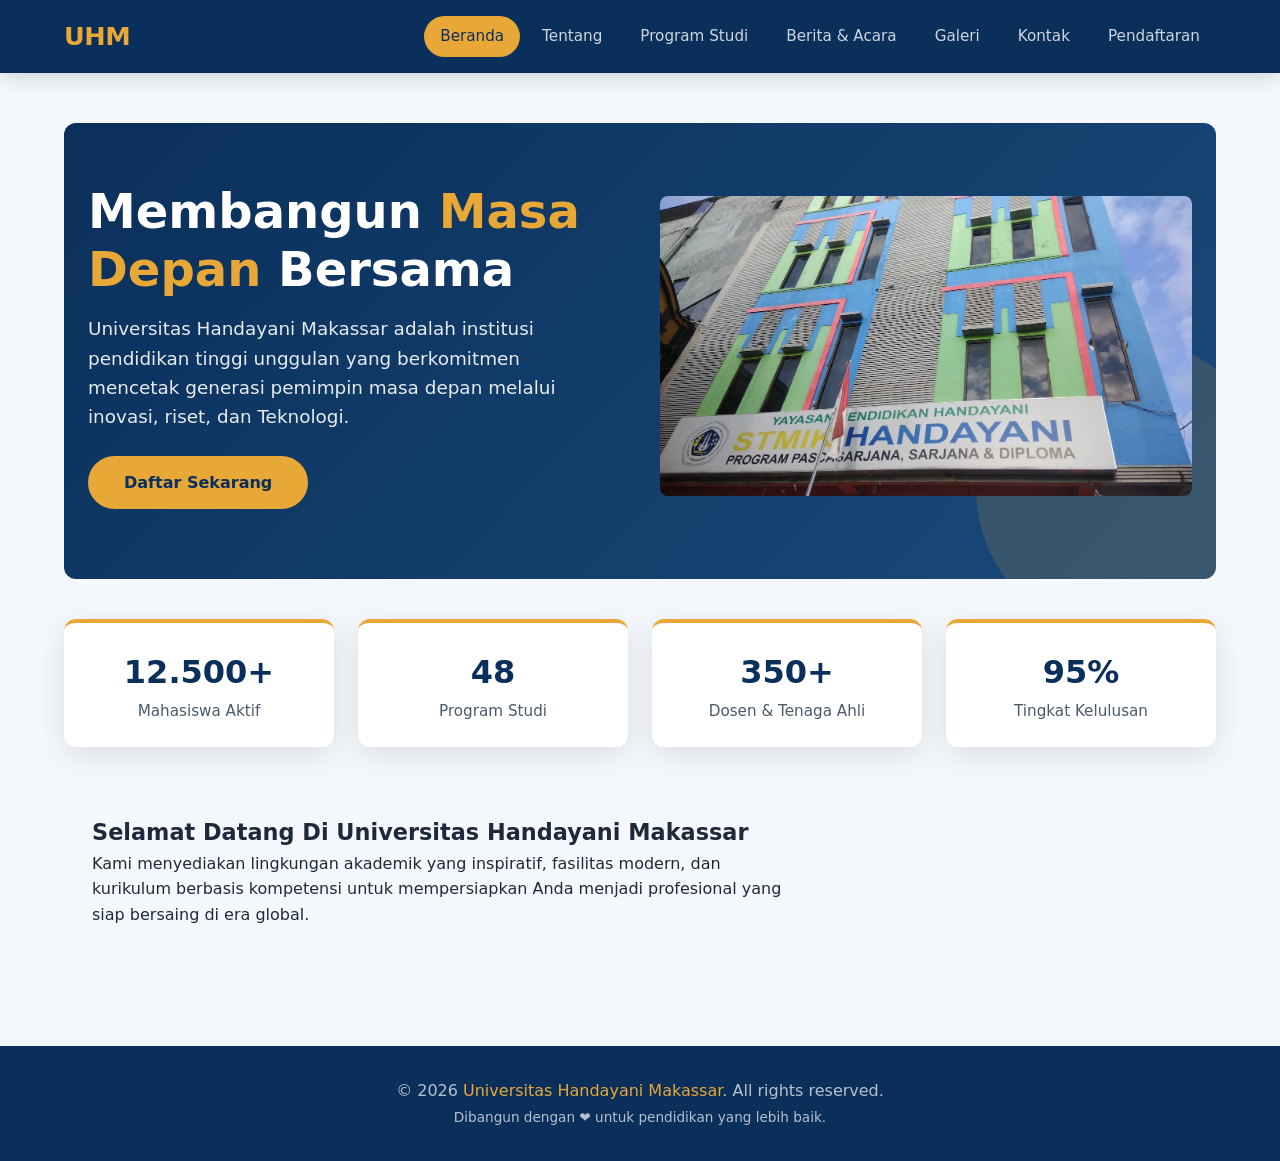
<file: index.html>
<!doctype html>
<html lang="id">
  <head>
    <meta charset="UTF-8" />
    <meta name="viewport" content="width=device-width, initial-scale=1.0" />
    <title>Universitas Handayani Makassar - Beranda</title>
    <link rel="stylesheet" href="style.css" />
  </head>
  <body>
    <!-- ===== NAVBAR ===== -->
    <nav class="navbar" id="navbar">
      <div class="container">
        <div class="logo"><span>UHM</span></div>
        <button class="hamburger" id="hamburger" aria-label="Toggle menu"><span></span><span></span><span></span></button>
        <div class="nav-menu" id="navMenu">
          <a href="#home" class="active" data-page="home">Beranda</a>
          <a href="#about" data-page="about">Tentang</a>
          <a href="#programs" data-page="programs">Program Studi</a>
          <a href="#news" data-page="news">Berita &amp; Acara</a>
          <a href="#gallery" data-page="gallery">Galeri</a>
          <a href="kontak.html">Kontak</a>
          <a href="pendaftaran.html">Pendaftaran</a>
        </div>
      </div>
    </nav>

    <!-- ===== TOAST ===== -->
    <div class="toast" id="toast"></div>

    <!-- ==================== HOME ==================== -->
    <section class="page-section active" id="page-home">
      <div class="container">
        <div class="hero">
          <div class="container">
            <div>
              <h1>Membangun <span>Masa Depan</span> Bersama</h1>
              <p>Universitas Handayani Makassar adalah institusi pendidikan tinggi unggulan yang berkomitmen mencetak generasi pemimpin masa depan melalui inovasi, riset, dan Teknologi.</p>
              <a href="pendaftaran.html" class="btn">Daftar Sekarang</a>
            </div>
            <div class="hero-banner">
            <img src="img/gambar kampus.webp" alt="">
            </div>
          </div>
        </div>

        <div class="stats">
          <div class="stat-item">
            <h3>12.500+</h3>
            <p>Mahasiswa Aktif</p>
          </div>
          <div class="stat-item">
            <h3>48</h3>
            <p>Program Studi</p>
          </div>
          <div class="stat-item">
            <h3>350+</h3>
            <p>Dosen &amp; Tenaga Ahli</p>
          </div>
          <div class="stat-item">
            <h3>95%</h3>
            <p>Tingkat Kelulusan</p>
          </div>
        </div>

        <div style="margin-top: 40px; background: var(--white); padding: 28px; border-radius: var(--radius); box-shadow: var(--shadow)">
          <h3 style="color: var(--primary); font-size: 1.4rem">Selamat Datang Di Universitas Handayani Makassar</h3>
          <p style="color: var(--text-muted); max-width: 700px">
            Kami menyediakan lingkungan akademik yang inspiratif, fasilitas modern, dan kurikulum berbasis kompetensi untuk mempersiapkan Anda menjadi profesional yang siap bersaing di era global.
          </p>
        </div>
      </div>
    </section>

    <!-- ==================== ABOUT ==================== -->
    <section class="page-section" id="page-about">
      <div class="container">
        <h2 class="section-title">Tentang Kampus</h2>
        <p class="section-subtitle">Sejarah, visi, misi, dan profil pimpinan universitas.</p>
        <div class="about-grid">
          <div class="about-text">
            <h3>Sejarah</h3>
            <p>
              Universitas Nusantara didirikan pada tahun 1985 dengan nama awal Sekolah Tinggi Ilmu Sosial Nusantara. Seiring perkembangan zaman, pada tahun 2005 resmi berubah menjadi Universitas Nusantara dan terus berkembang menjadi salah
              satu universitas terkemuka di Indonesia dengan berbagai program studi unggulan.
            </p>
            <h3>Visi</h3>
            <p><b>Menjadi Universitas unggul menghasilkan Sumberdaya Manusia Technopreneurship Tahun 2047
                Visi ini diuraikan sebagai berikut:</b></p>
            <ul>
              <li>Universitas yang unggul merupakan perguruan tinggi yang memiliki keunggulan dibidang teknologi informasi dan kewirausahaan. Lulusan yang memiliki karakter dan berkeperibiadian.</li>
              <li>Sumberdaya Manusia adalah lulusan yang menguasai kompetensi dibidang informatika, administrasi publik, hukum, dan berjiwa enterpreneuship.</li>
              <li>Technopreneurship adalah kemampuan untuk mengubah setiap peluang, menjadi usaha bisnis yang berbasis teknologi Informasi.</li>
              <li>Teknologi Informasi adalah teknologi yang digunakan dalam mengolah data, memproses data, memperoleh, menyusun, menyimpan, dan mengubah data untuk mendapatkan informasi yang bermamfaat serta berkualitas.</li>
            </ul>
            <h3>Misi</h3>
            <ul>
              <li>Menyelenggarakan Pendidikan Tinggi melalui sistem pendidikan dan pengajaran yang bermutu bercirikan Technoprenership;</li>
              <li>Melaksanakan penelitian dalam bidang Technoprenership yang dapat menciptakan lapangan kerja baru;</li>
              <li>Mengembangkan kegiatan pengabdian kepada masyarakat melalui penerapan ilmu pengetahuan dan teknologi untuk kesejahteraan masyarakat;</li>
              <li>Meningkatkan kualitas kerjasama untuk kemandirian penyelenggaraan pendidikan tinggi; dan</li>
              <li>Menyelenggarakan tata pamong dan tata kelola Universitas yang sehat (good university governance) kredibel, transparan, akuntabel, bertanggung jawab, dan adil dalam pelaksanaan otonomi perguruan tinggi.</li>
            </ul>
          </div>
          <div>
            <h3 style="color: var(--primary); font-size: 1.3rem; margin-bottom: 12px">Profil Pimpinan</h3>
            <div class="profile-cards">
              <div class="profile-card">
                <div class="avatar"><img src="img/Rektor.png" alt=""></div>
                <h4>Prof. Dr. Muhammad Yaumi, M.Hum., M.A.</h4>
                <p class="title">Rektor UHM</p>
                <p style="font-size: 0.85rem; color: var(--text-muted); margin-top: 4px"> Guru besar (Profesor) dalam bidang Ilmu Teknologi Pendidikan Pada Fakultas Tarbiyah dan Keguruan dan berhomebase pada Program Studi Pendidikan Agama Islam Pascasarjana UIN Alauddin Makassar.</p>
                
              </div>
              <div class="profile-card">
                <div class="avatar"><img src="img/foto dekan (fikom).png" alt=""></div>
                <h4>Dr. Ir. Respaty Namruddin, S.Kom., M.T.</h4>
                <p class="title">	Dekan Fakultas Ilmu Komputer (FIKOM) </p>
                <!-- <p style="font-size: 0.85rem; color: var(--text-muted); margin-top: 4px">Ahli Bioteknologi, lulusan ITB dan Wageningen University.</p> -->
              </div>
              <div class="profile-card">
                <div class="avatar1"><img src="img/foto dekan fsip.png" alt=""></div>
                <h4>Dr. Herman, S.H., M.H. </h4>
                <p class="title">Dekan Fakultas Hukum dan Ilmu Sosial (FHIS)</p>
                <!-- <p style="font-size: 0.85rem; color: var(--text-muted); margin-top: 4px">Pakar Sastra &amp; Budaya, lulusan UGM dan SOAS London.</p> -->
              </div>
              <div class="profile-card">
                <div class="avatar"><img src="img/images.jpg" alt=""></div>
                <h4>Prof. Dr. Mashur Razak, S.E., M.M.</h4>
                <p class="title">Direktur Pascasarjana</p>
                <!-- <p style="font-size: 0.85rem; color: var(--text-muted); margin-top: 4px">Praktisi bisnis dan akademisi, lulusan UI dan NUS Singapore.</p> -->
              </div>
            </div>
          </div>
        </div>
      </div>
    </section>

    <!-- program Strudi -->
    <section class="page-section" id="page-programs">
      <div class="container">
        <h2 class="section-title">Program Studi</h2>
        <p class="section-subtitle">Pilihan program studi di Universitas Handayani Makassar.</p>
        <div class="program-grid">
          <div class="program-card">
            <h3>Teknik Informatika</h3>
            <p>Mempelajari pengembangan perangkat lunak, kecerdasan buatan, dan keamanan siber.</p>
            <span class="badge">Akreditasi A</span>
          </div>
          <div class="program-card">
            <h3>Sistem Komputer</h3>
            <p>Fokus pada perancangan infrastruktur komputer, jaringan dan Robotika.</p>
            <span class="badge">Akreditasi A</span>
          </div>
          <div class="program-card">
            <h3>Kewirausahaan</h3>
            <p>Konsentrasi pada kewirausahaan, pemasaran digital, dan keuangan bisnis.</p>
            <span class="badge">Akreditasi A</span>
          </div>
          <div class="program-card">
            <h3>Pendidikan Teknologi Informasi</h3>
            <p>Mempelajari penggunaan teknologi informasi dalam proses pendidikan.</p>
            <span class="badge">Akreditasi B</span>
          </div>
          <div class="program-card">
            <h3>HUKUM</h3>
            <p>Fokus pada hukum perdata, hukum pidana, dan hukum internasional.</p>
            <span class="badge">Akreditasi A</span>
          </div>
          <div class="program-card">
            <h3>Sistem Informasi</h3>
            <p>Fokus pada pengembangan sistem informasi, basis data, dan analisis data.</p>
            <span class="badge">Akreditasi A</span>
          </div>
          <div class="program-card">
            <h3>Administrasi Publik</h3>
            <p>Jurusan ini berfokus mencetak lulusan dengan keahlian kebijakan publik, manajemen sektor publik, dan tata kelola keuangan yang berjiwa technopreneurship.</p>
            <span class="badge">Akreditasi A</span>
          </div>
          <div class="program-card">
            <h3>Pascasarjana</h3>
            <p>Magister Sistem Komputer (S2) dengan gelar lulusan Magister Komputer (M.Kom). Program studi ini memadukan penguasaan teknologi informasi dengan jiwa kewirausahaan (technopreneurship).</p>
            <span class="badge">Akreditasi A</span>
          </div>
        </div>
      </div>
    </section>

    <section class="page-section" id="page-news">
      <div class="container">
        <h2 class="section-title">Berita &amp; Acara</h2>
        <p class="section-subtitle">Informasi terbaru seputar kegiatan kampus.</p>
        <div class="news-grid">
          <div class="news-card">
            <div class="img-placeholder"><img src="img/Berita Kampus1.png" alt=""></div>
            <div class="body">
              <span class="date">1 Juli 2026</span>
              <h3>Dosen Universitas Handayani Makassar</h3>
              <p>Berkontribusi dalam PKM Nasional ADPERTISI, Dorong Digitalisasi Pertanian dan Penguatan Koperasi Desa.</p>
            </div>
          </div>
          <div class="news-card">
            <div class="img-placeholder"><img src="img/gambar pengajian.jpeg" alt=""></div>
            <div class="body">
              <span class="date">13 Juni 2026</span>
              <h3>Universitas Handayani Makassar dan KUA</h3>
              <p>Mandai Gelar Capacity Building Literasi Keuangan dan Ketahanan Keluarga di Era Digital 4.0.</p>
            </div>
          </div>
          <div class="news-card">
            <div class="img-placeholder"><img src="img/gambar kerjasama.jpeg" alt=""></div>
            <div class="body">
              <span class="date">26 Mei 2026</span>
              <h3>Universitas Handayani Makassar (UHM) memperluas jejaring kemitraan strategis</h3>
              <p>Perkuat Sinergi Akademik dan Inovasi, Universitas Handayani Makassar Tandatangani MoU Bersama Institut Teknologi dan Bisnis Kalla.</p>
            </div>
          </div>
          <div class="news-card">
            <div class="img-placeholder"><img src="img/foto rapat.jpeg" alt=""></div>
            <div class="body">
              <span class="date">19 Mei 2026</span>
              <h3>Rapat Sosialisasi Penerimaan Mahasiswa Baru Universitas Handayani Makassar Tahun 2026</h3>
              <p>Kegiatan yang berlangsung di lingkungan kampus Universitas Handayani Makassar tersebut dihadiri oleh pimpinan universitas, dosen, staf, serta tim pelaksana PMB.</p>
            </div>
          </div>
          <div class="news-card">
            <div class="img-placeholder"><img src="img/foto kesehatan.jpg" alt=""></div>
            <div class="body">
              <span class="date">16 November 2025</span>
              <h3>MEMPERINGATI HARI KESEHATAN NASIONAL, HIMAKUM UHM DAN BMKI LAKUKAN KEGIATAN SOSIAL</h3>
              <p>Himpunan Mahasiswa Prodi Hukum (HIMAKUM) Universitas Handayani Makassar (UHM) bekerja sama dengan Barisan Muda Kesehatan Indonesia (BMKI) memperingati Hari Kesehatan Nasional dengan melakukan kegiatan sosial.</p>
            </div>
          </div>
          <div class="news-card">
            <div class="img-placeholder"><img src="img/Monev.jpg" alt=""></div>
            <div class="body">
              <span class="date">17 Juli 2024</span>
              <h3>Monev Internal Universitas Handayani Makassar Terhadap Tim PKM Penerims Dana Belmawa 2024</h3>
              <p>Monitoring dan Evaluasi (Monev) Internal diselenggarakan oleh Universitas Handayani makassar terhadap tim Program kreativitas Mahasiswa ( PKM) yang lolos pendanaan dalam dana Belmawa 2024 yang dilaksanankan diaula Universitas Handayani Makassar senin 15 juli 2024.</p>
            </div>
          </div>
        </div>
      </div>
    </section>

    <!-- ==================== GALLERY ==================== -->
    <section class="page-section" id="page-gallery">
      <div class="container">
        <h2 class="section-title">Galeri</h2>
        <p class="section-subtitle">Foto dan video kegiatan kampus, fasilitas, dan momen berharga.</p>
        <div class="gallery-grid">
          <div class="gallery-item" style="background: linear-gradient(135deg, #1a4a7a, #0a2f5a)"><img src="img/foto Kampus.jpeg" alt=""></div>
          <div class="gallery-item" style="background: linear-gradient(135deg, #2a6a9a, #1a4a7a)"><img src="img/perpustakaan2.jpeg" alt=""></div>
          <div class="gallery-item" style="background: linear-gradient(135deg, #3a7aaa, #1a4a7a)"><img src="img/Lab.png" alt=""></div>
          <div class="gallery-item" style="background: linear-gradient(135deg, #4a8aba, #1a4a7a)"><img src="img/gambar3.jpeg" alt=""></div>
          <div class="gallery-item" style="background: linear-gradient(135deg, #5a9aca, #1a4a7a)"><img src="img/gambar2.jpeg" alt=""></div>
          <div class="gallery-item" style="background: linear-gradient(135deg, #6aaada, #1a4a7a)"><img src="img/picture1.jpeg" alt=""></div>
          <div class="gallery-item" style="background: linear-gradient(135deg, #7abaea, #1a4a7a)"><img src="img/picture2.jpeg" alt=""></div>
          <div class="gallery-item" style="background: linear-gradient(135deg, #8acafa, #1a4a7a)"><img src="img/picture3.jpeg" alt=""></div>
          <div class="gallery-item" style="background: linear-gradient(135deg, #9adafa, #1a4a7a)"><img src="img/picture4.jpeg" alt=""></div>
          <div class="gallery-item" style="background: linear-gradient(135deg, #aaeaff, #1a4a7a)"><img src="img/picture7.jpeg" alt=""></div>
          <div class="gallery-item" style="background: linear-gradient(135deg, #bafaff, #1a4a7a)"><img src="img/picture5.jpeg" alt=""></div>
          <div class="gallery-item" style="background: linear-gradient(135deg, #cafaff, #1a4a7a)"><img src="img/picture6.jpeg" alt=""></div>
          
        </div>
      </div>
    </section>

    <!-- ===== FOOTER ===== -->
    <footer class="footer">
      <div class="container">
        <p>&copy; 2026 <span>Universitas Handayani Makassar</span>. All rights reserved.</p>
        <p style="font-size: 0.85rem; margin-top: 4px">Dibangun dengan ❤️ untuk pendidikan yang lebih baik.</p>
      </div>
    </footer>

    <script src="script.js"></script>
  </body>
</html>
</file>
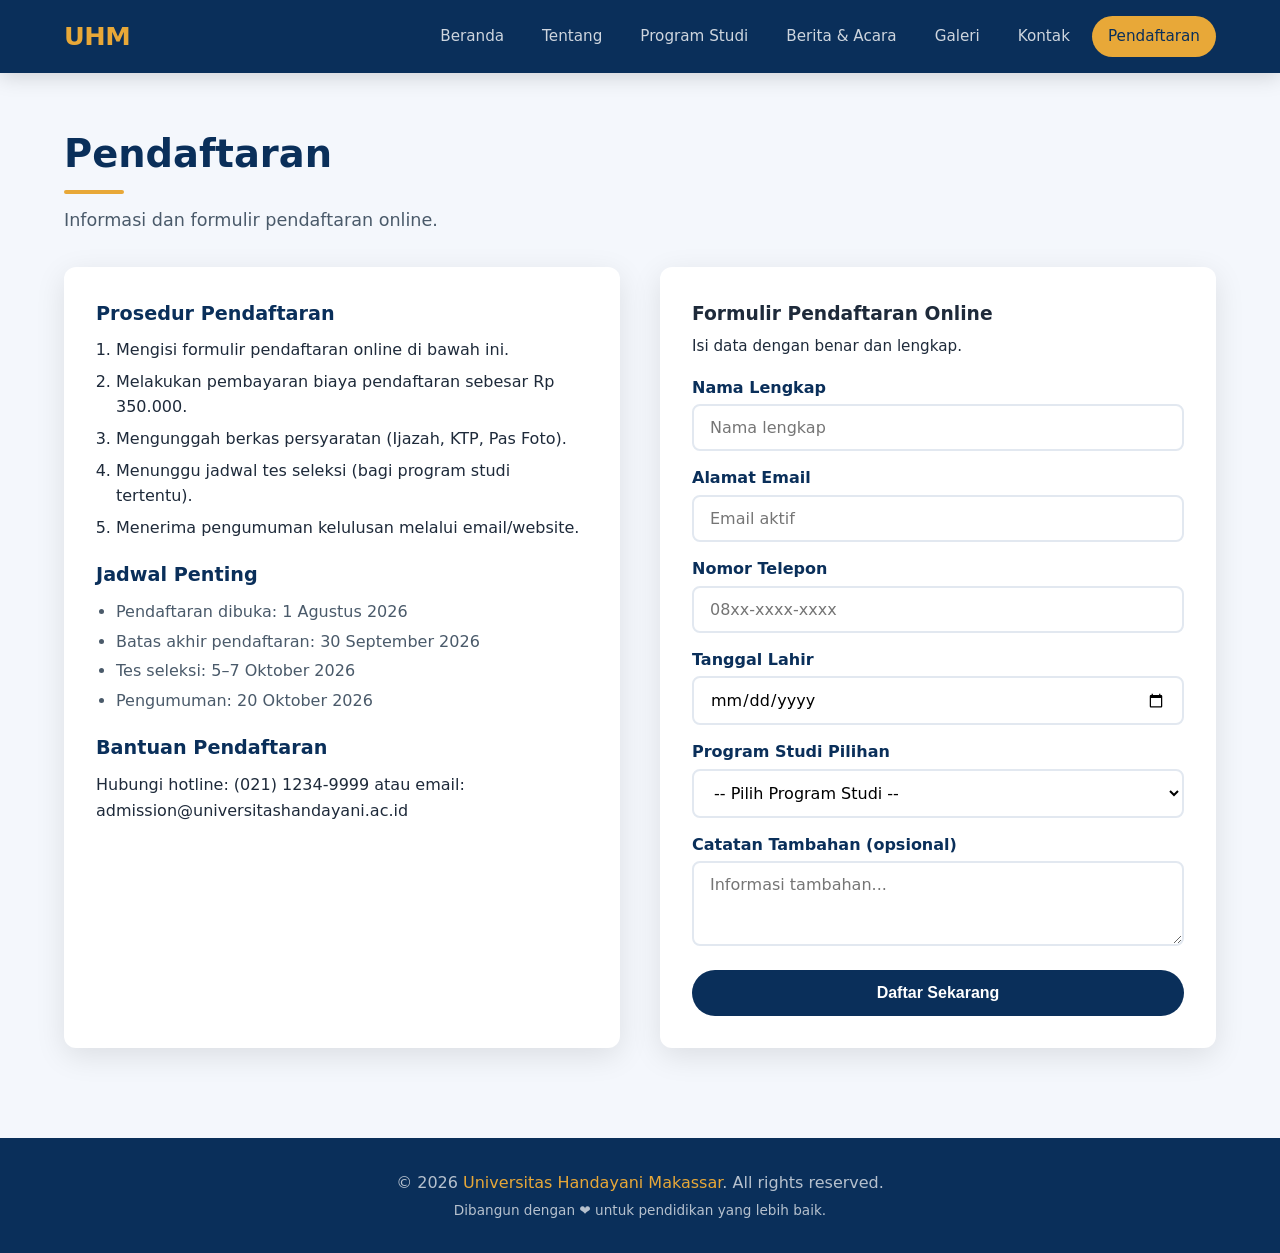
<file: kontak.html>
<!doctype html>
<html lang="id">
  <head>
    <meta charset="UTF-8" />
    <meta name="viewport" content="width=device-width, initial-scale=1.0" />
    <title>Pendaftaran - Universitas Handayani Makassar</title>
    <link rel="stylesheet" href="style.css" />
  </head>
  <body>
    <!-- ===== NAVBAR ===== -->
    <nav class="navbar" id="navbar">
      <div class="container">
        <div class="logo"><span>UHM</span></div>
        <button class="hamburger" id="hamburger" aria-label="Toggle menu"><span></span><span></span><span></span></button>
        <div class="nav-menu" id="navMenu">
          <a href="index.html#home">Beranda</a>
          <a href="index.html#about">Tentang</a>
          <a href="index.html#programs">Program Studi</a>
          <a href="index.html#news">Berita &amp; Acara</a>
          <a href="index.html#gallery">Galeri</a>
          <a href="kontak.html">Kontak</a>
          <a href="pendaftaran.html" class="active">Pendaftaran</a>
        </div>
      </div>
    </nav>

    <!-- ===== TOAST ===== -->
    <div class="toast" id="toast"></div>

    <!-- ==================== PENDAFTARAN ==================== -->
    <section class="page-section active" id="page-admission">
      <div class="container">
        <h2 class="section-title">Pendaftaran</h2>
        <p class="section-subtitle">Informasi dan formulir pendaftaran online.</p>

        <div class="admission-grid">
          <div class="admission-info">
            <h3>Prosedur Pendaftaran</h3>
            <ol style="padding-left: 20px; color: var(--text-muted); margin-bottom: 20px">
              <li style="margin-bottom: 6px">Mengisi formulir pendaftaran online di bawah ini.</li>
              <li style="margin-bottom: 6px">Melakukan pembayaran biaya pendaftaran sebesar Rp 350.000.</li>
              <li style="margin-bottom: 6px">Mengunggah berkas persyaratan (Ijazah, KTP, Pas Foto).</li>
              <li style="margin-bottom: 6px">Menunggu jadwal tes seleksi (bagi program studi tertentu).</li>
              <li style="margin-bottom: 6px">Menerima pengumuman kelulusan melalui email/website.</li>
            </ol>
            <h3>Jadwal Penting</h3>
            <ul>
              <li>Pendaftaran dibuka: 1 Agustus 2026</li>
              <li>Batas akhir pendaftaran: 30 September 2026</li>
              <li>Tes seleksi: 5–7 Oktober 2026</li>
              <li>Pengumuman: 20 Oktober 2026</li>
            </ul>
            <h3>Bantuan Pendaftaran</h3>
            <p style="color: var(--text-muted)">Hubungi hotline: (021) 1234-9999 atau email: admission@universitashandayani.ac.id</p>
          </div>

          <div class="admission-form">
            <h3 style="color: var(--primary); margin-bottom: 6px">Formulir Pendaftaran Online</h3>
            <p style="color: var(--text-muted); font-size: 0.95rem; margin-bottom: 16px">Isi data dengan benar dan lengkap.</p>
            <form id="admissionForm">
              <label for="regName">Nama Lengkap</label>
              <input type="text" id="regName" placeholder="Nama lengkap" required />

              <label for="regEmail">Alamat Email</label>
              <input type="email" id="regEmail" placeholder="Email aktif" required />

              <label for="regPhone">Nomor Telepon</label>
              <input type="tel" id="regPhone" placeholder="08xx-xxxx-xxxx" required />

              <label for="regBirth">Tanggal Lahir</label>
              <input type="date" id="regBirth" required />

              <label for="regProgram">Program Studi Pilihan</label>
              <select id="regProgram" required>
                <option value="">-- Pilih Program Studi --</option>
                <option value="Teknik Informatika">Teknik Informatika</option>
                <option value="Teknik Sipil">Teknik Sipil</option>
                <option value="Manajemen">Manajemen</option>
                <option value="Psikologi">Psikologi</option>
                <option value="Ilmu Komunikasi">Ilmu Komunikasi</option>
                <option value="Pendidikan Bahasa Inggris">Pendidikan Bahasa Inggris</option>
                <option value="Agroteknologi">Agroteknologi</option>
                <option value="Desain Komunikasi Visual">Desain Komunikasi Visual</option>
              </select>

              <label for="regMessage">Catatan Tambahan (opsional)</label>
              <textarea id="regMessage" placeholder="Informasi tambahan..." rows="3"></textarea>

              <button type="submit" class="btn-submit">Daftar Sekarang</button>
            </form>
          </div>
        </div>
      </div>
    </section>

    <!-- ===== FOOTER ===== -->
    <footer class="footer">
      <div class="container">
        <p>&copy; 2026 <span>Universitas Handayani Makassar</span>. All rights reserved.</p>
        <p style="font-size: 0.85rem; margin-top: 4px">Dibangun dengan ❤️ untuk pendidikan yang lebih baik.</p>
      </div>
    </footer>

    <script src="script.js"></script>
  </body>
</html>
</file>
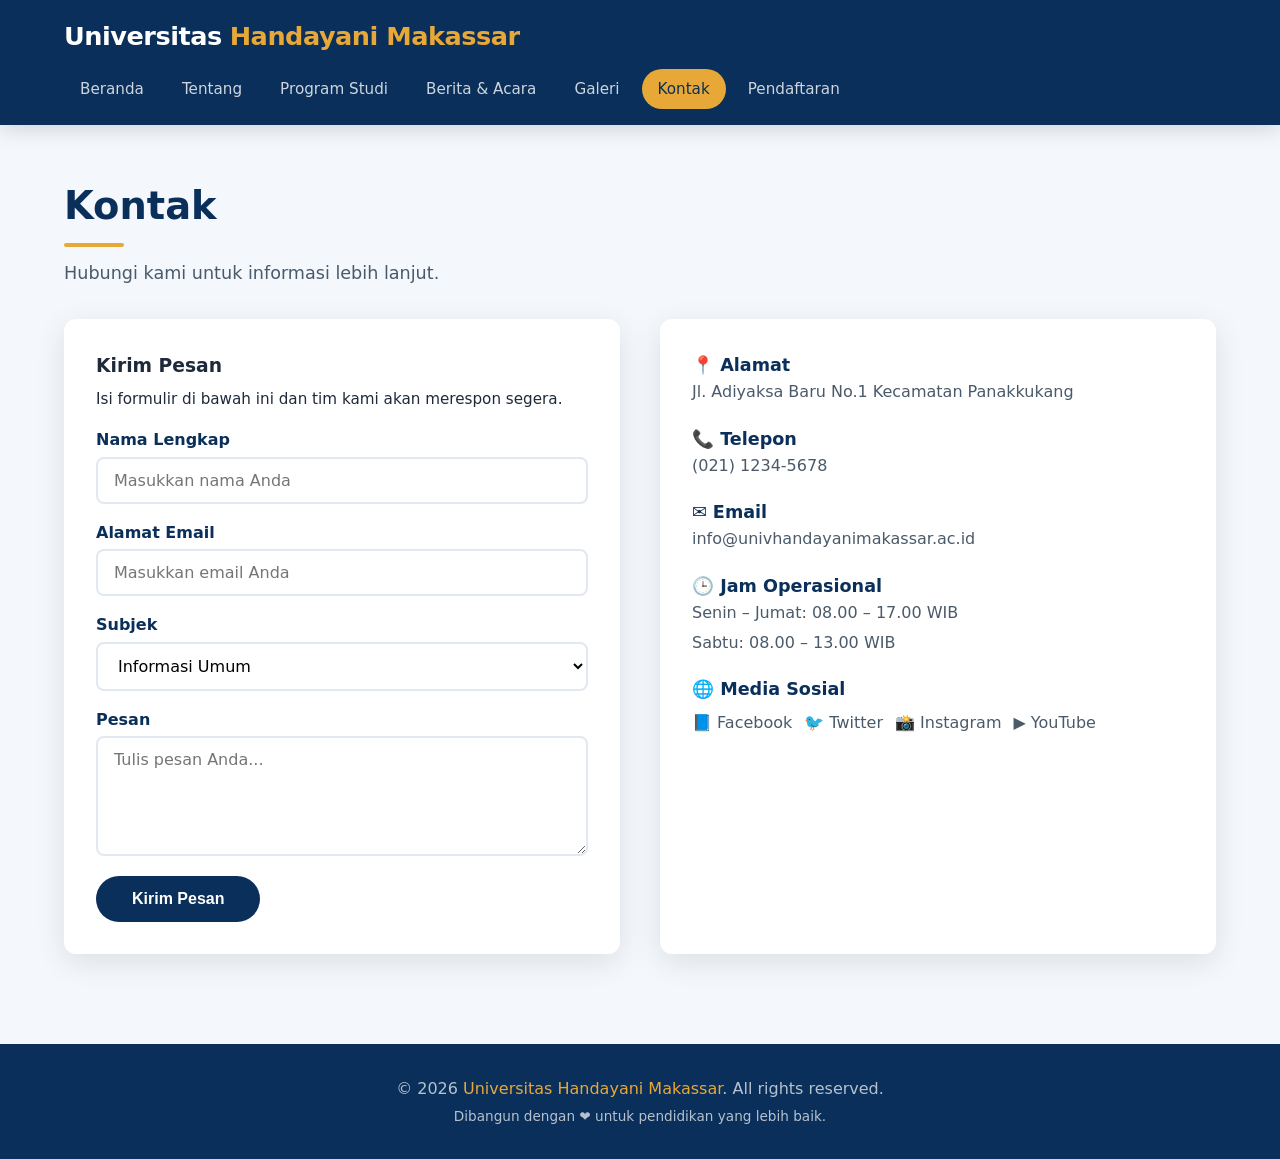
<file: pendaftaran.html>
<!DOCTYPE html>
<html lang="id">
<head>
    <meta charset="UTF-8" />
    <meta name="viewport" content="width=device-width, initial-scale=1.0" />
    <title>Kontak - Universitas Handayani Makassar</title>
    <link rel="stylesheet" href="style.css" />
</head>
<body>
    <!-- ===== NAVBAR ===== -->
    <nav class="navbar" id="navbar">
        <div class="container">
            <div class="logo">Universitas<span>Handayani Makassar</span></div>
            <button class="hamburger" id="hamburger" aria-label="Toggle menu">
                <span></span><span></span><span></span>
            </button>
            <div class="nav-menu" id="navMenu">
                <a href="index.html#home">Beranda</a>
                <a href="index.html#about">Tentang</a>
                <a href="index.html#programs">Program Studi</a>
                <a href="index.html#news">Berita &amp; Acara</a>
                <a href="index.html#gallery">Galeri</a>
                <a href="kontak.html" class="active">Kontak</a>
                <a href="pendaftaran.html">Pendaftaran</a>
            </div>
        </div>
    </nav>

    <!-- ===== TOAST ===== -->
    <div class="toast" id="toast"></div>

    <!-- ==================== KONTAK ==================== -->
    <section class="page-section active" id="page-contact">
        <div class="container">
            <h2 class="section-title">Kontak</h2>
            <p class="section-subtitle">Hubungi kami untuk informasi lebih lanjut.</p>

            <div class="contact-grid">
                <div class="contact-form">
                    <h3 style="color:var(--primary);margin-bottom:6px;">Kirim Pesan</h3>
                    <p style="color:var(--text-muted);font-size:0.95rem;margin-bottom:16px;">Isi formulir di bawah ini dan tim kami akan merespon segera.</p>
                    <form id="contactForm">
                        <label for="contactName">Nama Lengkap</label>
                        <input type="text" id="contactName" placeholder="Masukkan nama Anda" required />

                        <label for="contactEmail">Alamat Email</label>
                        <input type="email" id="contactEmail" placeholder="Masukkan email Anda" required />

                        <label for="contactSubject">Subjek</label>
                        <select id="contactSubject">
                            <option value="info">Informasi Umum</option>
                            <option value="admission">Pendaftaran</option>
                            <option value="collab">Kerjasama</option>
                            <option value="other">Lainnya</option>
                        </select>

                        <label for="contactMessage">Pesan</label>
                        <textarea id="contactMessage" placeholder="Tulis pesan Anda..." required></textarea>

                        <button type="submit" class="btn-submit">Kirim Pesan</button>
                    </form>
                </div>

                <div class="contact-info">
                    <h3>📍 Alamat</h3>
                    <p>Jl. Adiyaksa Baru No.1 Kecamatan Panakkukang</p>
                    <h3>📞 Telepon</h3>
                    <p>(021) 1234-5678</p>
                    <h3>✉️ Email</h3>
                    <p>info@univhandayanimakassar.ac.id</p>
                    <h3>🕒 Jam Operasional</h3>
                    <p>Senin – Jumat: 08.00 – 17.00 WIB</p>
                    <p>Sabtu: 08.00 – 13.00 WIB</p>
                    <h3>🌐 Media Sosial</h3>
                    <p style="display:flex;gap:12px;flex-wrap:wrap;margin-top:6px;">
                        <span>📘 Facebook</span>
                        <span>🐦 Twitter</span>
                        <span>📸 Instagram</span>
                        <span>▶️ YouTube</span>
                    </p>
                </div>
            </div>
        </div>
    </section>

    <!-- ===== FOOTER ===== -->
    <footer class="footer">
        <div class="container">
            <p>&copy; 2026 <span>Universitas Handayani Makassar</span>. All rights reserved.</p>
            <p style="font-size:0.85rem;margin-top:4px;">Dibangun dengan ❤️ untuk pendidikan yang lebih baik.</p>
        </div>
    </footer>

    <script src="script.js"></script>
</body>
</html>
</file>
<file: style.css>
/* reset css */
* {
  margin: 0;
  padding: 0;
  box-sizing: border-box;
}
/* end reset */

/* html smooth */
html {
  scroll-behavior: smooth;
}
/* end html smooth */

body {
  font-family:
    'Segoe UI',
    system-ui,
    -apple-system,
    sans-serif;
  background: #f4f7fc;
  color: #1e2a3a;
  line-height: 1.6;
}

a {
  text-decoration: none;
  color: inherit;
}
ul {
  list-style: none;
}
img {
  max-width: 100%;
  display: block;
}
.container {
  max-width: 1200px;
  margin: 0 auto;
  padding: 0 24px;
}

/* ===== NAVBAR ===== */
.navbar {
  background: #0a2f5a;
  color: #ffffff;
  padding: 16px 0;
  position: sticky;
  top: 0;
  z-index: 1000;
  box-shadow: 0 4px 20px rgba(0, 0, 0, 0.15);
}

.navbar .container {
  display: flex;
  align-items: center;
  justify-content: space-between;
  flex-wrap: wrap;
  gap: 12px;
}

.logo {
  font-size: 1.6rem;
  font-weight: 700;
  letter-spacing: -0.5px;
  display: flex;
  align-items: center;
  gap: 8px;
}
.logo span {
  color: #e8a838;
}

.nav-menu {
  display: flex;
  flex-wrap: wrap;
  gap: 6px;
}
.nav-menu a {
  padding: 8px 16px;
  border-radius: 30px;
  font-size: 0.95rem;
  font-weight: 500;
  transition: 0.3s ease;
  cursor: pointer;
  background: transparent;
  border: none;
  color: rgba(255, 255, 255, 0.8);
}
.nav-menu a:hover,
.nav-menu a.active {
  background: #e8a838;
  color: #0a2f5a;
}

.hamburger {
  display: none;
  flex-direction: column;
  gap: 5px;
  background: none;
  border: none;
  cursor: pointer;
  padding: 4px;
}
.hamburger span {
  width: 28px;
  height: 3px;
  background: #ffffff;
  border-radius: 4px;
  transition: 0.3s ease;
}

/* ===== HALAMAN ===== */
.page-section {
  display: none;
  padding: 50px 0 70px;
  animation: fadeIn 0.5s ease;
}
.page-section.active {
  display: block;
}

@keyframes fadeIn {
  from {
    opacity: 0;
    transform: translateY(20px);
  }
  to {
    opacity: 1;
    transform: translateY(0);
  }
}

.section-title {
  font-size: 2.4rem;
  font-weight: 700;
  color: #0a2f5a;
  margin-bottom: 12px;
  position: relative;
  display: inline-block;
}
.section-title::after {
  content: '';
  display: block;
  width: 60px;
  height: 4px;
  background: #e8a838;
  border-radius: 4px;
  margin-top: 6px;
}

.section-subtitle {
  font-size: 1.1rem;
  color: #4a5a6a;
  margin-bottom: 32px;
}

/* ===== HERO ===== */
.hero {
  background: linear-gradient(135deg, #0a2f5a, #1a4a7a);
  color: #ffffff;
  padding: 60px 0 70px;
  border-radius: 12px;
  margin-bottom: 40px;
  position: relative;
  overflow: hidden;
}
.hero::after {
  content: '';
  position: absolute;
  right: -60px;
  bottom: -60px;
  width: 300px;
  height: 300px;
  background: rgba(232, 168, 56, 0.15);
  border-radius: 50%;
}
.hero .container {
  display: grid;
  grid-template-columns: 1fr 1fr;
  gap: 40px;
  align-items: center;
  position: relative;
  z-index: 1;
}
.hero h1 {
  font-size: 3rem;
  font-weight: 800;
  line-height: 1.2;
  margin-bottom: 16px;
}
.hero h1 span {
  color: #e8a838;
}
.hero p {
  font-size: 1.15rem;
  opacity: 0.9;
  margin-bottom: 24px;
  max-width: 500px;
}
.hero .btn {
  display: inline-block;
  background: #e8a838;
  color: #0a2f5a;
  padding: 14px 36px;
  border-radius: 40px;
  font-weight: 600;
  font-size: 1rem;
  transition: 0.3s ease;
  border: none;
  cursor: pointer;
}
.hero .btn:hover {
  transform: translateY(-3px);
  box-shadow: 0 12px 28px rgba(232, 168, 56, 0.35);
}


.hero-banner img {
  border-radius: 8px;
  width: 150%;
  height: 300px;
  object-fit: cover;
  background: #2a4a7a;
}

/* ===== STATISTIK ===== */
.stats {
  display: grid;
  grid-template-columns: repeat(4, 1fr);
  gap: 24px;
  margin-top: 40px;
}
.stat-item {
  background: #ffffff;
  padding: 24px 16px;
  border-radius: 12px;
  text-align: center;
  box-shadow: 0 8px 30px rgba(0, 0, 0, 0.1);
  border-top: 4px solid #e8a838;
}
.stat-item h3 {
  font-size: 2rem;
  color: #0a2f5a;
}
.stat-item p {
  color: #4a5a6a;
  font-size: 0.95rem;
}

/* ===== TENTANG ===== */
.about-grid {
  display: grid;
  grid-template-columns: 1fr 1fr;
  gap: 40px;
  margin-top: 20px;
}
.about-text h3 {
  color: #0a2f5a;
  margin: 20px 0 8px;
  font-size: 1.3rem;
}
.about-text p {
  color: #4a5a6a;
  margin-bottom: 12px;
}
.about-text ul {
  padding-left: 20px;
  margin-bottom: 16px;
}
.about-text ul li {
  list-style: disc;
  color: #4a5a6a;
  margin-bottom: 4px;
}

.profile-cards {
  display: grid;
  grid-template-columns: 1fr 1fr;
  gap: 24px;
  margin-top: 12px;
}
.profile-card {
  background: #ffffff;
  border-radius: 12px;
  padding: 24px;
  box-shadow: 0 8px 30px rgba(0, 0, 0, 0.1);
  text-align: center;
  transition: 0.3s ease;
}
.profile-card:hover {
  transform: translateY(-6px);
  box-shadow: 0 12px 36px rgba(0, 0, 0, 0.12);
}
.profile-card .avatar {
  width: 90px;
  height: 90px;
  border-radius: 50%;
  margin: 0 auto 12px;
  display: flex;
  align-items: center;
  justify-content: center;
  font-size: 2.4rem;
  color: #ffffff;
  font-weight: 600;
}
.profile-card .avatar img {
  width: 90px;
  height: 100px;
  border-radius: 50%;
  margin: 0 auto 12px;
  display: flex;
  align-items: center;
  justify-content: center;
  font-size: 2.4rem;
  font-weight: 600;
}
.profile-card .avatar1 img {
  width: 100px;
  height: 110px;
  border-radius: 50%;
  margin: 0 auto 12px;
  display: flex;
  align-items: center;
  justify-content: center;
  font-size: 2.4rem;
  font-weight: 600;
}
.profile-card h4 {
  color: #0a2f5a;
  font-size: 1.1rem;
}
.profile-card .title {
  color: #4a5a6a;
  font-size: 0.9rem;
}

/* ===== PROGRAM STUDI ===== */
.program-grid {
  display: grid;
  grid-template-columns: repeat(auto-fill, minmax(260px, 1fr));
  gap: 28px;
  margin-top: 20px;
}
.program-card {
  background: #ffffff;
  border-radius: 12px;
  padding: 28px 20px;
  box-shadow: 0 8px 30px rgba(0, 0, 0, 0.1);
  border-left: 5px solid #e8a838;
  transition: 0.3s ease;
}
.program-card:hover {
  transform: translateY(-6px);
  box-shadow: 0 12px 36px rgba(0, 0, 0, 0.1);
}
.program-card h3 {
  color: #0a2f5a;
  font-size: 1.2rem;
  margin-bottom: 8px;
}
.program-card p {
  color: #4a5a6a;
  font-size: 0.95rem;
}
.program-card .badge {
  display: inline-block;
  background: #f5d07a;
  color: #0a2f5a;
  font-size: 0.75rem;
  font-weight: 600;
  padding: 4px 12px;
  border-radius: 20px;
  margin-top: 12px;
}

/* ===== BERITA & ACARA ===== */
.news-grid {
  display: grid;
  grid-template-columns: repeat(auto-fill, minmax(300px, 1fr));
  gap: 28px;
  margin-top: 20px;
}
.news-card {
  background: #ffffff;
  border-radius: 12px;
  overflow: hidden;
  box-shadow: 0 8px 30px rgba(0, 0, 0, 0.1);
  transition: 0.3s ease;
}
.news-card:hover {
  transform: translateY(-6px);
  box-shadow: 0 12px 36px rgba(0, 0, 0, 0.1);
}
.news-card .img-placeholder {
  height: 170px;
  background: linear-gradient(135deg, #1a4a7a, #0a2f5a);
  display: flex;
  align-items: center;
  justify-content: center;
  color: rgba(255, 255, 255, 0.6);
  font-size: 2rem;
}
.news-card .body {
  padding: 20px;
}
.news-card .body .date {
  font-size: 0.8rem;
  color: #e8a838;
  font-weight: 600;
}
.news-card .body h3 {
  color: #0a2f5a;
  font-size: 1.1rem;
  margin: 6px 0 8px;
}
.news-card .body p {
  color: #4a5a6a;
  font-size: 0.95rem;
}

/* ===== GALERI ===== */
.gallery-grid {
  display: grid;
  grid-template-columns: repeat(auto-fill, minmax(220px, 1fr));
  gap: 20px;
  margin-top: 20px;
}
.gallery-item {
  border-radius: 12px;
  overflow: hidden;
  aspect-ratio: 1/1;
  background: #1a4a7a;
  display: flex;
  align-items: center;
  justify-content: center;
  color: rgba(255, 255, 255, 0.5);
  font-size: 2.8rem;
  font-weight: 300;
  transition: 0.3s ease;
  cursor: pointer;
  box-shadow: 0 8px 30px rgba(0, 0, 0, 0.1);
}
.gallery-item img {
  width: 100%;
  height: 100%;
  object-fit: cover;
  display: block;
}
.gallery-item:hover {
  transform: scale(1.03);
  box-shadow: 0 12px 36px rgba(0, 0, 0, 0.15);
}
.gallery-item .label {
  font-size: 0.85rem;
  background: rgba(0, 0, 0, 0.5);
  padding: 6px 16px;
  border-radius: 20px;
  color: white;
}

/* ===== KONTAK ===== */
.contact-grid {
  display: grid;
  grid-template-columns: 1fr 1fr;
  gap: 40px;
  margin-top: 20px;
}
.contact-form {
  background: #ffffff;
  padding: 32px;
  border-radius: 12px;
  box-shadow: 0 8px 30px rgba(0, 0, 0, 0.1);
}
.contact-form label {
  display: block;
  font-weight: 600;
  margin: 16px 0 4px;
  color: #0a2f5a;
}
.contact-form input,
.contact-form textarea,
.contact-form select {
  width: 100%;
  padding: 12px 16px;
  border: 2px solid #e2e8f0;
  border-radius: 8px;
  font-size: 1rem;
  transition: 0.3s ease;
  font-family: inherit;
  background: #ffffff;
}
.contact-form input:focus,
.contact-form textarea:focus,
.contact-form select:focus {
  outline: none;
  border-color: #e8a838;
  box-shadow: 0 0 0 4px rgba(232, 168, 56, 0.15);
}
.contact-form textarea {
  min-height: 120px;
  resize: vertical;
}
.contact-form .btn-submit {
  background: #0a2f5a;
  color: #ffffff;
  padding: 14px 36px;
  border: none;
  border-radius: 40px;
  font-weight: 600;
  font-size: 1rem;
  cursor: pointer;
  transition: 0.3s ease;
  margin-top: 12px;
}
.contact-form .btn-submit:hover {
  background: #e8a838;
  color: #0a2f5a;
  transform: translateY(-2px);
}

.contact-info {
  background: #ffffff;
  padding: 32px;
  border-radius: 12px;
  box-shadow: 0 8px 30px rgba(0, 0, 0, 0.1);
}
.contact-info h3 {
  color: #0a2f5a;
  margin-top: 20px;
  font-size: 1.1rem;
}
.contact-info h3:first-child {
  margin-top: 0;
}
.contact-info p {
  color: #4a5a6a;
  margin-bottom: 4px;
}

/* ===== PENDAFTARAN ===== */
.admission-grid {
  display: grid;
  grid-template-columns: 1fr 1fr;
  gap: 40px;
  margin-top: 20px;
}
.admission-info {
  background: #ffffff;
  padding: 32px;
  border-radius: 12px;
  box-shadow: 0 8px 30px rgba(0, 0, 0, 0.1);
}
.admission-info h3 {
  color: #0a2f5a;
  margin: 20px 0 8px;
  font-size: 1.2rem;
}
.admission-info h3:first-child {
  margin-top: 0;
}
.admission-info ul {
  padding-left: 20px;
  margin-bottom: 12px;
}
.admission-info ul li {
  list-style: disc;
  color: #4a5a6a;
  margin-bottom: 4px;
}

.admission-form {
  background: #ffffff;
  padding: 32px;
  border-radius: 12px;
  box-shadow: 0 8px 30px rgba(0, 0, 0, 0.1);
}
.admission-form label {
  display: block;
  font-weight: 600;
  margin: 14px 0 4px;
  color: #0a2f5a;
}
.admission-form input,
.admission-form select,
.admission-form textarea {
  width: 100%;
  padding: 12px 16px;
  border: 2px solid #e2e8f0;
  border-radius: 8px;
  font-size: 1rem;
  transition: 0.3s ease;
  font-family: inherit;
  background: #ffffff;
}
.admission-form input:focus,
.admission-form select:focus,
.admission-form textarea:focus {
  outline: none;
  border-color: #e8a838;
  box-shadow: 0 0 0 4px rgba(232, 168, 56, 0.15);
}
.admission-form .btn-submit {
  background: #0a2f5a;
  color: #ffffff;
  padding: 14px 36px;
  border: none;
  border-radius: 40px;
  font-weight: 600;
  font-size: 1rem;
  cursor: pointer;
  transition: 0.3s ease;
  margin-top: 16px;
  width: 100%;
}
.admission-form .btn-submit:hover {
  background: #e8a838;
  color: #0a2f5a;
}

/* ===== FOOTER ===== */
.footer {
  background: #0a2f5a;
  color: rgba(255, 255, 255, 0.7);
  padding: 32px 0;
  text-align: center;
  margin-top: 20px;
}
.footer span {
  color: #e8a838;
}

/* ===== TOAST NOTIFIKASI ===== */
.toast {
  position: fixed;
  bottom: 30px;
  right: 30px;
  background: #0a2f5a;
  color: #ffffff;
  padding: 16px 28px;
  border-radius: 12px;
  box-shadow: 0 8px 32px rgba(0, 0, 0, 0.2);
  transform: translateY(100px);
  opacity: 0;
  transition: all 0.4s ease;
  z-index: 9999;
  max-width: 360px;
  font-weight: 500;
}
.toast.show {
  transform: translateY(0);
  opacity: 1;
}
.toast.success {
  border-left: 6px solid #4caf50;
}
.toast.error {
  border-left: 6px solid #f44336;
}

/* ===== RESPONSIF ===== */
@media (max-width: 992px) {
  .hero .container {
    grid-template-columns: 1fr;
    text-align: center;
  }
  .hero p {
    margin: 0 auto 24px;
  }
  .hero h1 {
    font-size: 2.4rem;
  }
  .about-grid,
  .contact-grid,
  .admission-grid {
    grid-template-columns: 1fr;
  }
  .profile-cards {
    grid-template-columns: 1fr 1fr;
  }
  .stats {
    grid-template-columns: 1fr 1fr;
  }
}

@media (max-width: 768px) {
  .navbar .container {
    flex-wrap: wrap;
  }
  .nav-menu {
    display: none;
    width: 100%;
    flex-direction: column;
    align-items: center;
    gap: 8px;
    padding: 16px 0 8px;
    border-top: 1px solid rgba(255, 255, 255, 0.1);
    margin-top: 8px;
  }
  .nav-menu.open {
    display: flex;
  }
  .nav-menu a {
    width: 100%;
    text-align: center;
    padding: 12px;
  }
  .hamburger {
    display: flex;
  }
  .hero h1 {
    font-size: 2rem;
  }
  .stats {
    grid-template-columns: 1fr 1fr;
    gap: 16px;
  }
  .stat-item h3 {
    font-size: 1.6rem;
  }
  .profile-cards {
    grid-template-columns: 1fr;
  }
  .program-grid,
  .news-grid,
  .gallery-grid {
    grid-template-columns: 1fr;
  }
  .section-title {
    font-size: 1.8rem;
  }
  .contact-form,
  .contact-info,
  .admission-info,
  .admission-form {
    padding: 20px;
  }
}

@media (max-width: 480px) {
  .stats {
    grid-template-columns: 1fr 1fr;
    gap: 12px;
  }
  .stat-item {
    padding: 16px 8px;
  }
  .stat-item h3 {
    font-size: 1.3rem;
  }
  .hero {
    padding: 40px 0 50px;
  }
}
</file>
